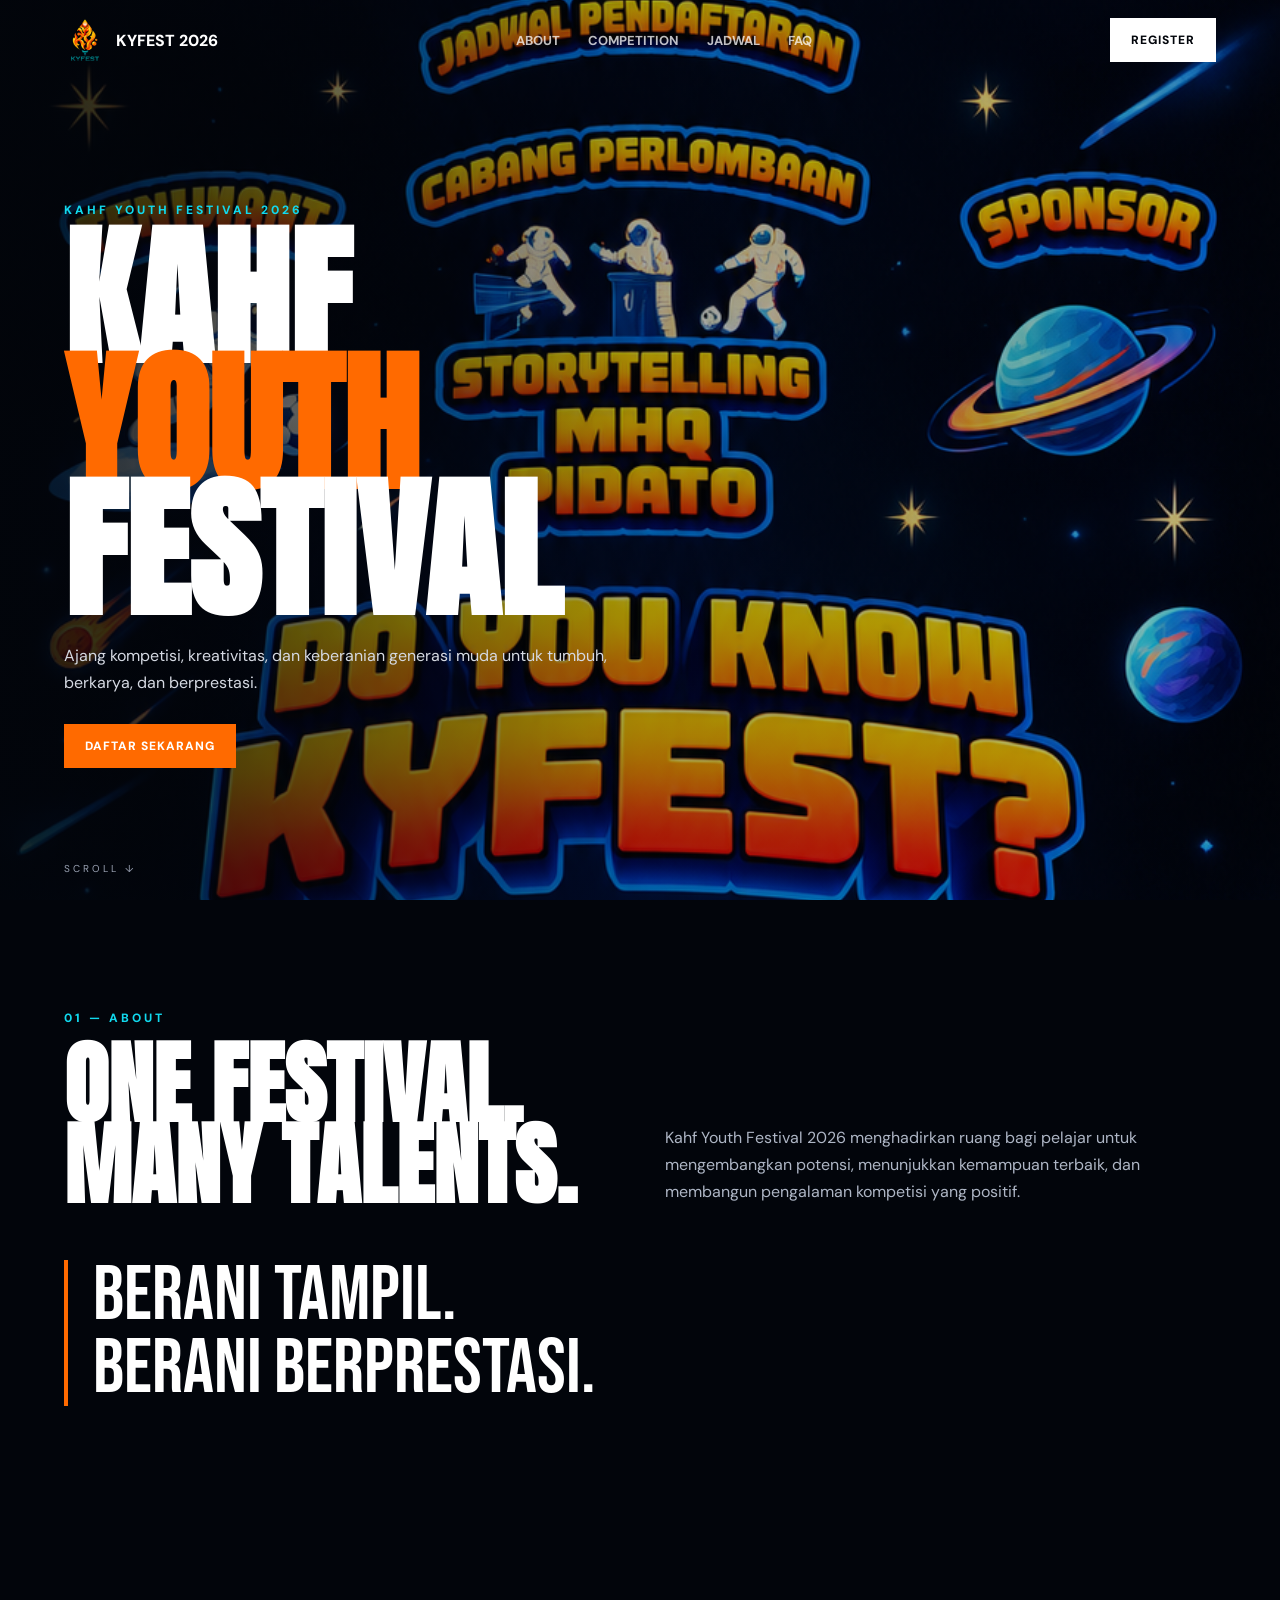
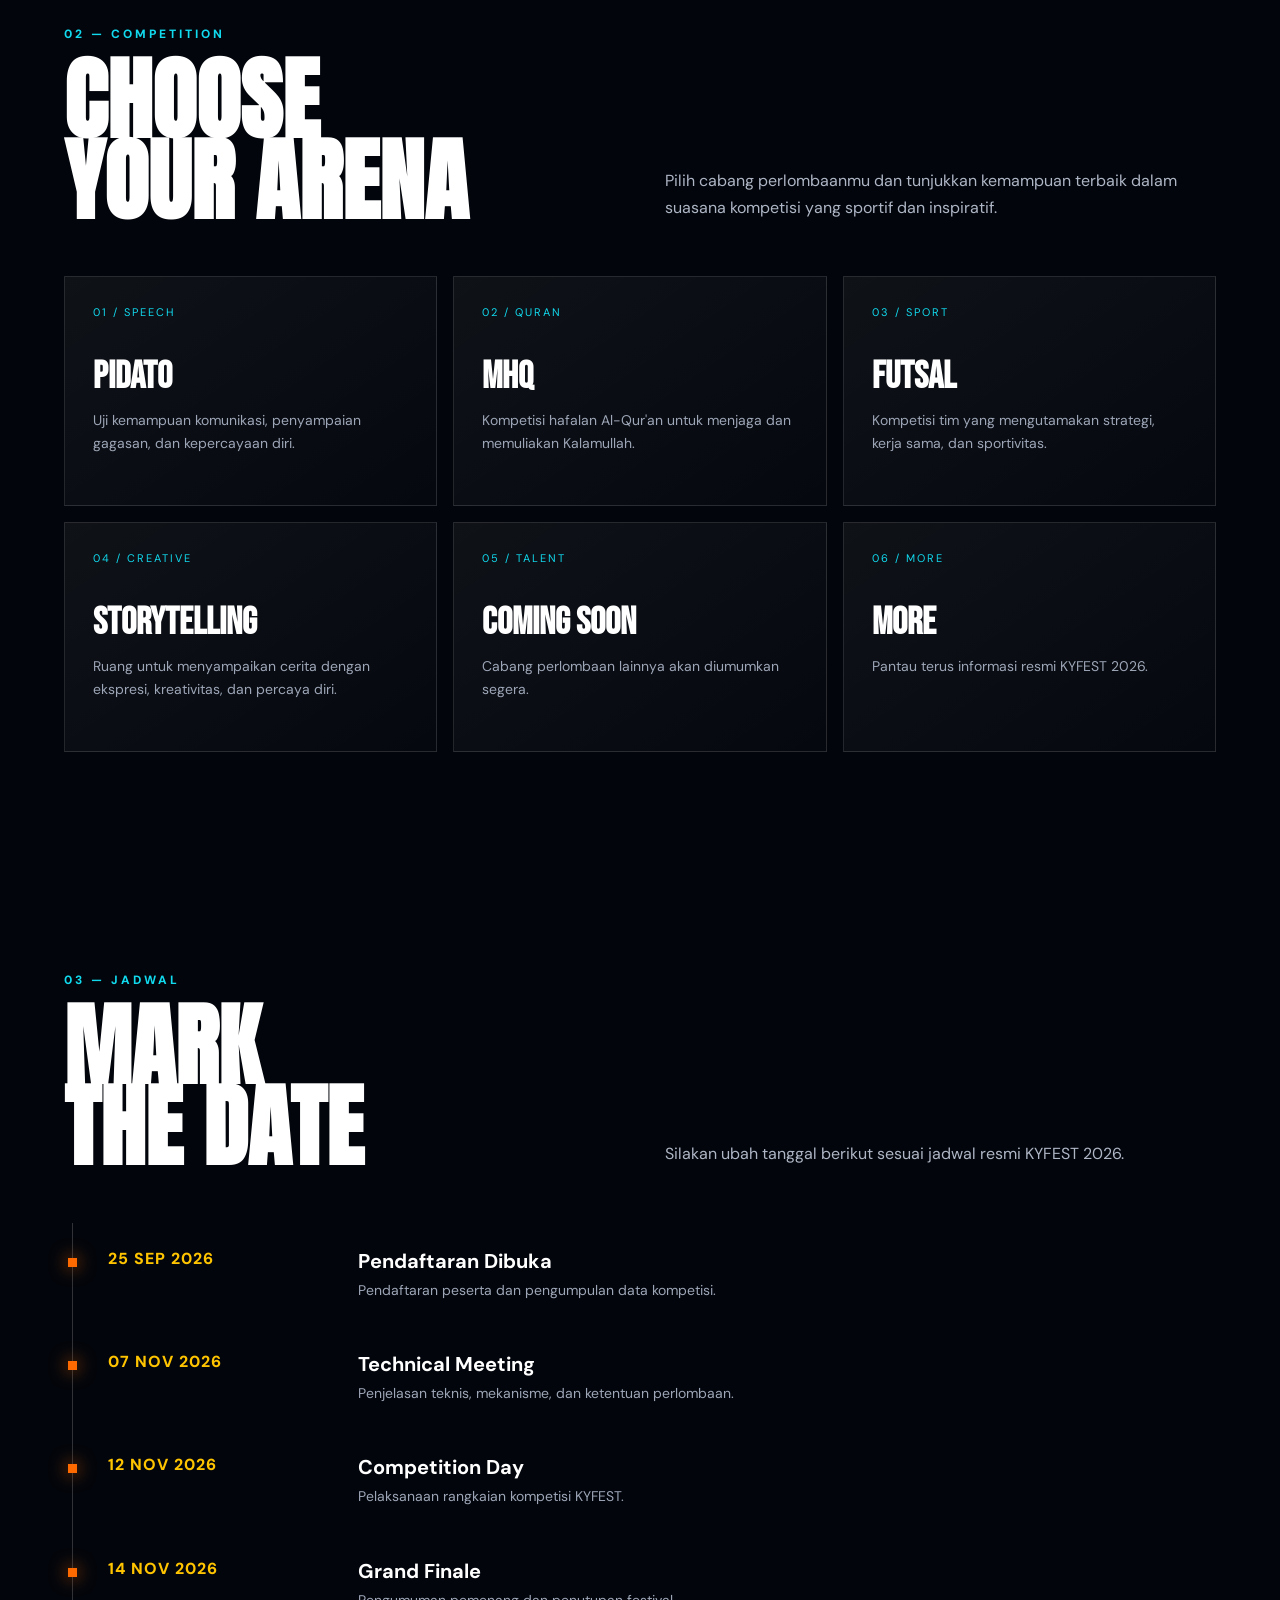
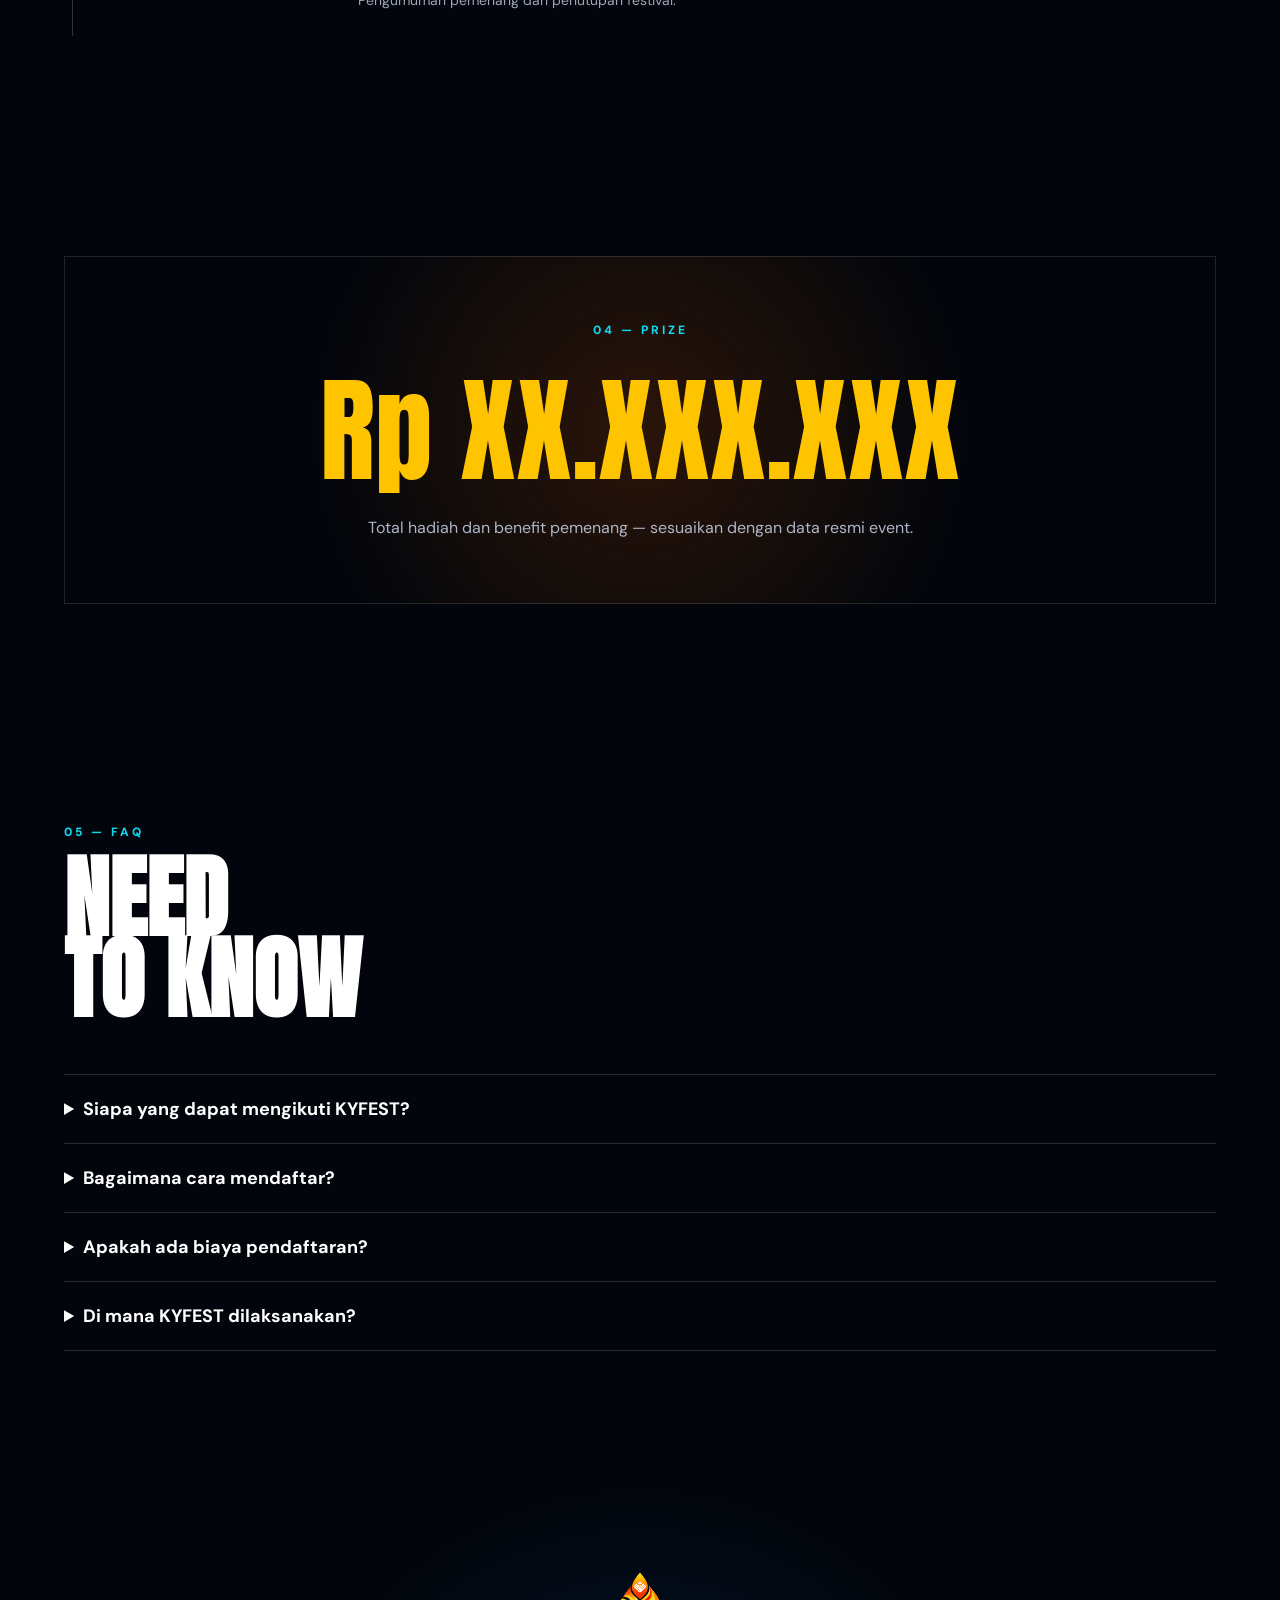
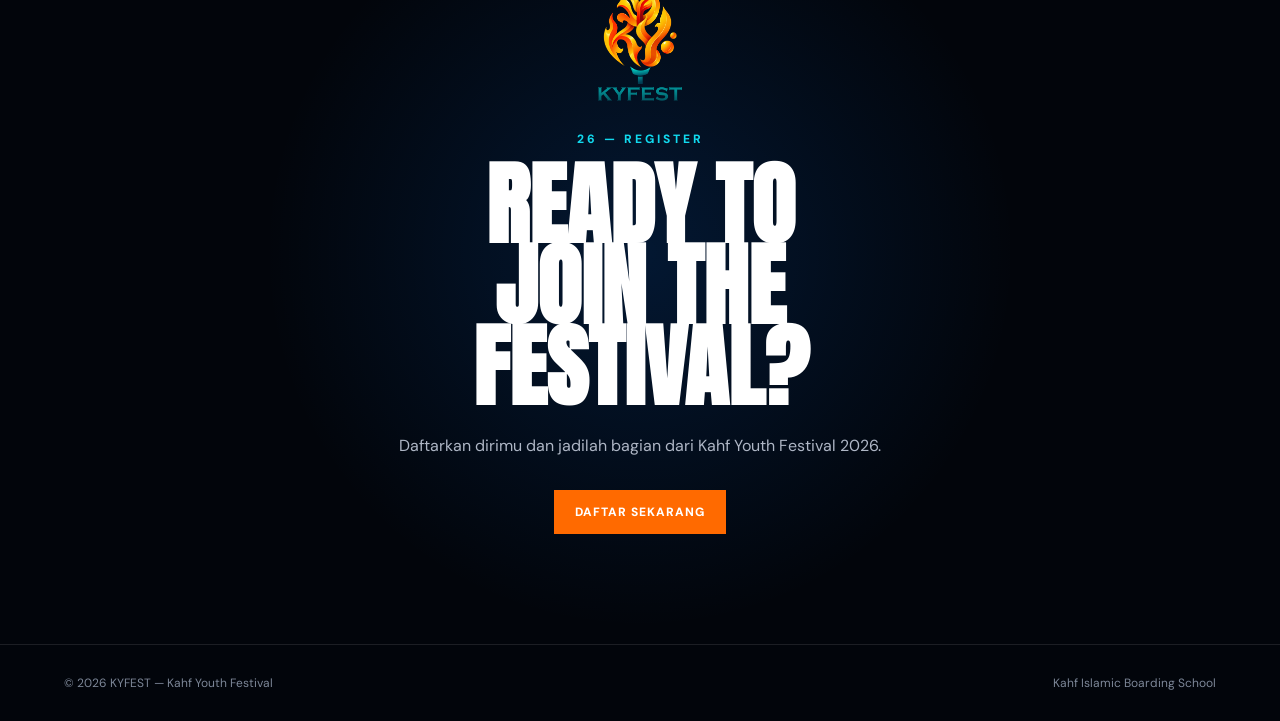
<file: KYFEST-2026-EDITABLE/index.html>
<!DOCTYPE html>
<html lang="id">
<head>
  <meta charset="UTF-8">
  <meta name="viewport" content="width=device-width, initial-scale=1.0">
  <meta name="description" content="Kahf Youth Festival 2026">
  <title>KYFEST 2026</title>
  <link rel="preconnect" href="https://fonts.googleapis.com">
  <link rel="preconnect" href="https://fonts.gstatic.com" crossorigin>
  <link href="https://fonts.googleapis.com/css2?family=Anton&family=Bebas+Neue&family=DM+Sans:wght@400;500;600;700;800&display=swap" rel="stylesheet">
  <link rel="stylesheet" href="style.css">
</head>
<body>
  <nav id="nav">
    <a class="brand" href="#top"><img src="images/logo.png" alt="KYFEST Logo"><span id="navBrand"></span></a>
    <div class="navlinks"><a href="#about">About</a><a href="#competition">Competition</a><a href="#timeline">Jadwal</a><a href="#faq">FAQ</a></div>
    <a class="navbtn" id="navRegister">REGISTER</a>
  </nav>

  <main id="top">
    <section class="hero">
      <div class="hero-bg"></div><div class="hero-overlay"></div>
      <div class="container hero-content">
        <div class="eyebrow" id="heroEyebrow"></div>
        <h1><span id="heroTitleTop"></span><span id="heroTitleMain"></span><span id="heroTitleBottom"></span></h1>
        <p id="heroDescription"></p>
        <a class="btn primary" id="heroButton"></a>
      </div>
      <div class="scroll">SCROLL ↓</div>
    </section>

    <section class="space" id="about"><div class="container">
      <div class="section-head reveal"><div><div class="kicker" id="aboutKicker"></div><h2 id="aboutTitle"></h2></div><p id="aboutDescription"></p></div>
      <div class="quote reveal" id="aboutHighlight"></div>
    </div></section>

    <section class="space" id="competition"><div class="container">
      <div class="section-head reveal"><div><div class="kicker" id="competitionKicker"></div><h2 id="competitionTitle"></h2></div><p id="competitionDescription"></p></div>
      <div class="comps" id="competitionList"></div>
    </div></section>

    <section class="space" id="timeline"><div class="container">
      <div class="section-head reveal"><div><div class="kicker" id="timelineKicker"></div><h2 id="timelineTitle"></h2></div><p id="timelineDescription"></p></div>
      <div class="timeline" id="timelineList"></div>
    </div></section>

    <section class="space"><div class="container"><div class="prize-box reveal"><div class="kicker" id="prizeKicker"></div><div class="amount" id="prizeAmount"></div><p id="prizeDescription"></p></div></div></section>

    <section class="space" id="faq"><div class="container">
      <div class="section-head reveal"><div><div class="kicker" id="faqKicker"></div><h2 id="faqTitle"></h2></div></div>
      <div class="faq reveal" id="faqList"></div>
    </div></section>

    <section class="space cta" id="register"><div class="container reveal">
      <img class="logo-large" src="images/logo.png" alt="KYFEST Logo">
      <div class="kicker" id="registerKicker"></div><h2 id="registerTitle"></h2><p id="registerDescription"></p>
      <a class="btn primary" id="registerButton"></a>
    </div></section>
  </main>

  <footer><div><span id="footerCopyright"></span><span id="footerSchool"></span></div></footer>
  <script src="content.js"></script><script src="script.js"></script>
</body>
</html>
</file>
<file: KYFEST-2026-EDITABLE/style.css>
*{box-sizing:border-box;margin:0;padding:0}html{scroll-behavior:smooth}body{background:#02050b;color:#fff;font-family:'DM Sans',sans-serif;overflow-x:hidden} :root{--orange:#ff6a00;--yellow:#ffc400;--cyan:#11d9ee;--blue:#0879ff;--dark:#02050b}a{text-decoration:none;color:inherit}.container{width:min(1180px,90%);margin:auto}.space{padding:110px 0;position:relative}nav{position:fixed;z-index:50;top:0;left:0;width:100%;padding:18px 5%;display:flex;align-items:center;justify-content:space-between;transition:.3s}nav.scrolled{background:rgba(2,5,11,.88);backdrop-filter:blur(12px);border-bottom:1px solid rgba(255,255,255,.08)}.brand{display:flex;align-items:center;gap:10px;font-weight:800}.brand img{width:42px;height:42px;object-fit:contain}.navlinks{display:flex;gap:28px;font-size:13px;font-weight:700;text-transform:uppercase}.navlinks a{opacity:.75}.navlinks a:hover{opacity:1}.navbtn,.btn{display:inline-flex;align-items:center;justify-content:center;padding:13px 20px;border:1px solid rgba(255,255,255,.25);font-weight:800;font-size:12px;letter-spacing:1px}.navbtn{background:#fff;color:#02050b}.btn.primary{background:var(--orange);border-color:var(--orange);color:#fff}.hero{min-height:100vh;position:relative;display:flex;align-items:center;overflow:hidden}.hero-bg{position:absolute;inset:0;background:url('images/hero.png') center/cover no-repeat;filter:saturate(1.05)}.hero-overlay{position:absolute;inset:0;background:linear-gradient(90deg,rgba(2,5,11,.88),rgba(2,5,11,.35),rgba(2,5,11,.25))}.hero-content{position:relative;z-index:2;padding-top:70px}.eyebrow,.kicker{font-size:12px;font-weight:800;letter-spacing:3px;color:var(--cyan);margin-bottom:18px}.hero h1{font-family:'Anton',sans-serif;font-size:clamp(70px,12vw,170px);line-height:.82;text-transform:uppercase;max-width:850px}.hero h1 span{display:block}.hero h1 span:nth-child(2){color:var(--orange)}.hero p{max-width:560px;margin:28px 0;font-size:16px;line-height:1.7;color:#d5d9e2}.scroll{position:absolute;bottom:25px;left:5%;font-size:10px;letter-spacing:3px;color:#9aa2b3}.section-head{display:grid;grid-template-columns:1fr 1fr;gap:50px;align-items:end;margin-bottom:55px}.section-head h2,.cta h2{font-family:'Anton',sans-serif;font-size:clamp(48px,7vw,90px);line-height:.9}.section-head p,.cta p{color:#aeb6c5;line-height:1.7;max-width:550px}.quote{font-family:'Bebas Neue',sans-serif;font-size:clamp(36px,6vw,80px);line-height:.95;color:#fff;border-left:4px solid var(--orange);padding-left:25px}.comps{display:grid;grid-template-columns:repeat(3,1fr);gap:16px}.comp{padding:28px;border:1px solid rgba(255,255,255,.12);background:linear-gradient(145deg,rgba(255,255,255,.05),rgba(255,255,255,.01));min-height:230px;transition:.25s}.comp:hover{transform:translateY(-5px);border-color:var(--orange)}.number{font-size:11px;letter-spacing:2px;color:var(--cyan);margin-bottom:35px}.comp h3{font-family:'Bebas Neue',sans-serif;font-size:38px;margin-bottom:10px}.comp p{color:#9da6b7;line-height:1.6;font-size:14px}.timeline{border-left:1px solid rgba(255,255,255,.18);margin-left:8px}.event{display:grid;grid-template-columns:220px 1fr;gap:30px;padding:25px 0 25px 35px;position:relative}.event:before{content:'';width:9px;height:9px;background:var(--orange);position:absolute;left:-5px;top:35px;box-shadow:0 0 18px var(--orange)}.event-date{font-weight:800;color:var(--yellow);letter-spacing:1px}.event h3{font-size:20px;margin-bottom:5px}.event p{color:#9da6b7;font-size:14px;line-height:1.6}.prize-box{padding:65px;text-align:center;border:1px solid rgba(255,255,255,.12);background:radial-gradient(circle at center,rgba(255,106,0,.16),transparent 55%)}.prize-box .kicker{margin-bottom:5px}.amount{font-family:'Anton',sans-serif;font-size:clamp(55px,9vw,120px);color:var(--yellow)}.prize-box p{color:#aeb6c5}.faq{border-top:1px solid rgba(255,255,255,.15)}details{border-bottom:1px solid rgba(255,255,255,.15);padding:22px 0}summary{cursor:pointer;font-weight:700;font-size:18px}details p{color:#9da6b7;line-height:1.7;padding:15px 0 0;max-width:800px}.cta{text-align:center;background:radial-gradient(circle at center,rgba(8,121,255,.16),transparent 50%)}.logo-large{width:130px;height:130px;object-fit:contain;margin-bottom:25px}.cta h2{margin-bottom:25px}.cta p{margin:0 auto 25px}.cta .btn{margin-top:5px}footer{padding:30px 5%;border-top:1px solid rgba(255,255,255,.1);color:#7d8798;font-size:12px}footer div{display:flex;justify-content:space-between;gap:20px}.reveal{opacity:0;transform:translateY(20px);transition:.7s}.reveal.show{opacity:1;transform:none}@media(max-width:800px){.navlinks{display:none}.navbtn{padding:10px 13px}.hero h1{font-size:70px}.section-head{grid-template-columns:1fr;gap:20px}.comps{grid-template-columns:1fr}.event{grid-template-columns:1fr;gap:8px}.prize-box{padding:45px 20px}.space{padding:80px 0}footer div{flex-direction:column}}
</file>
